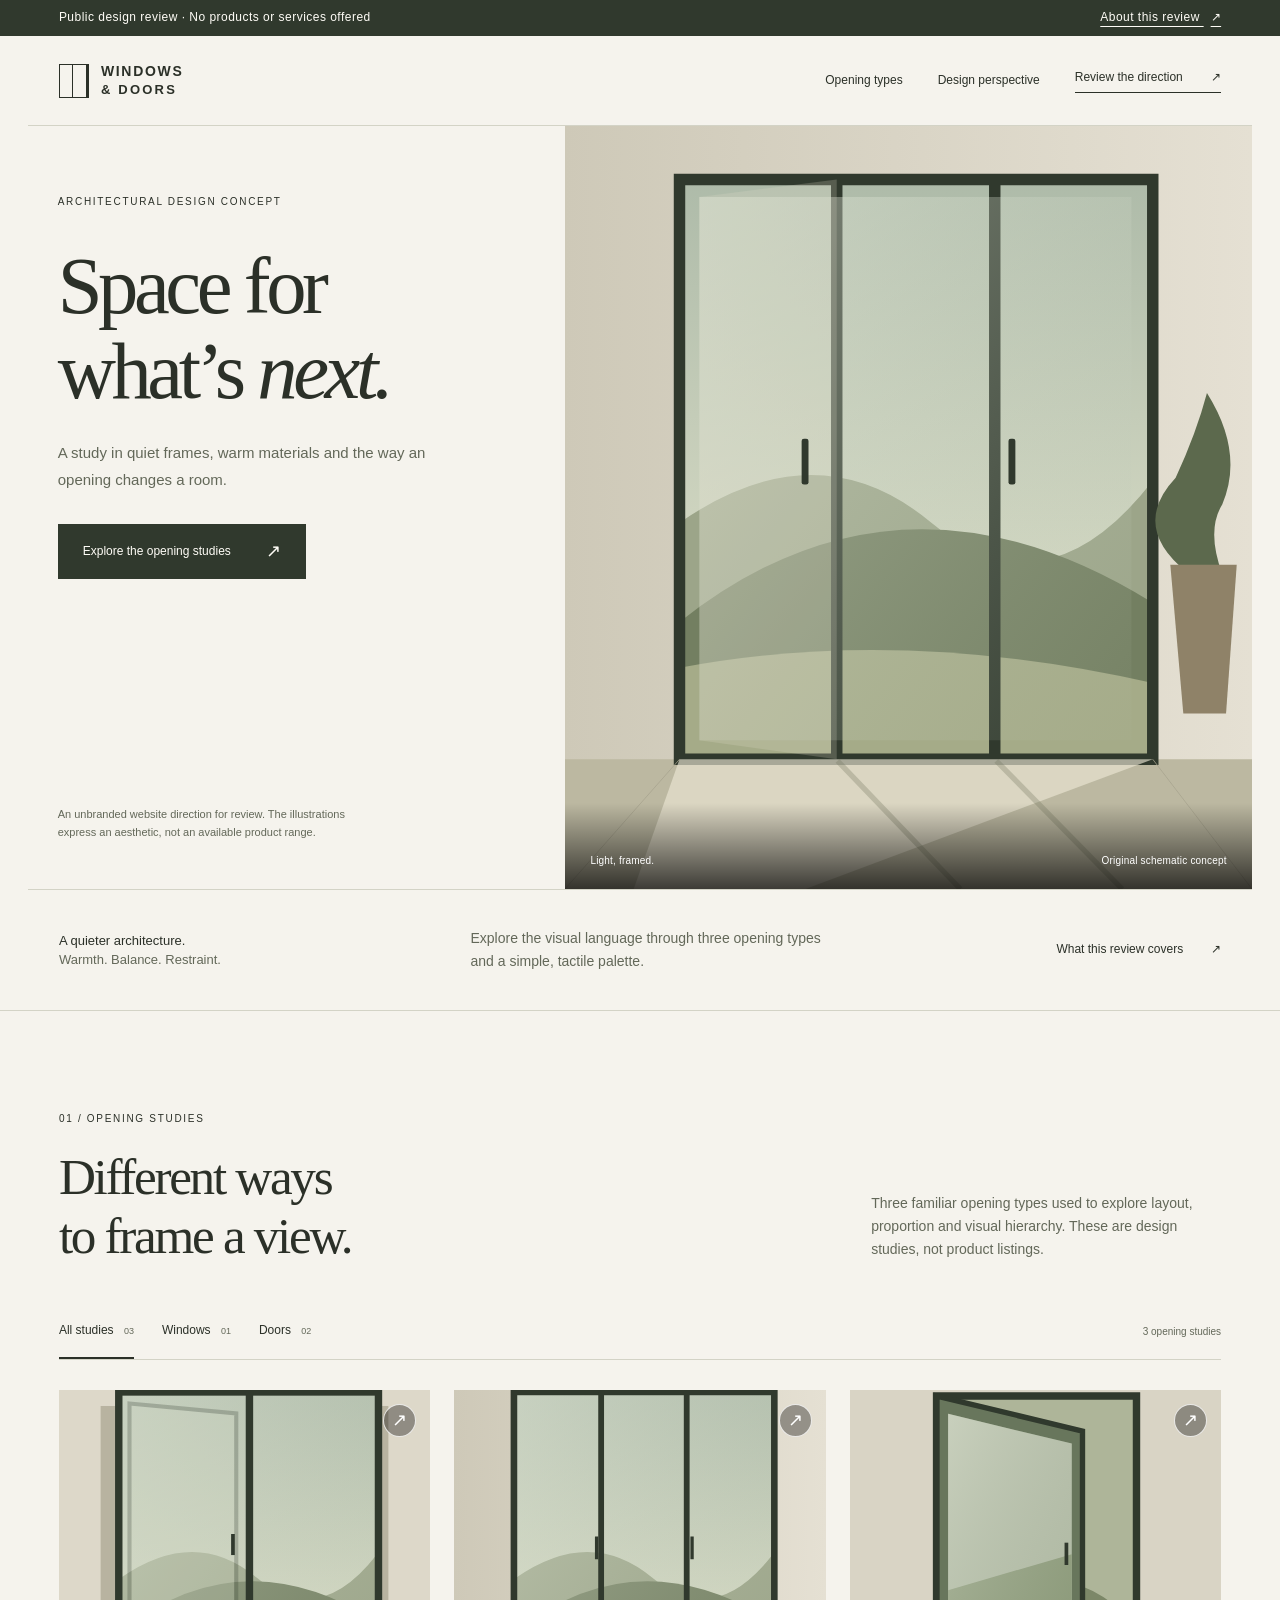
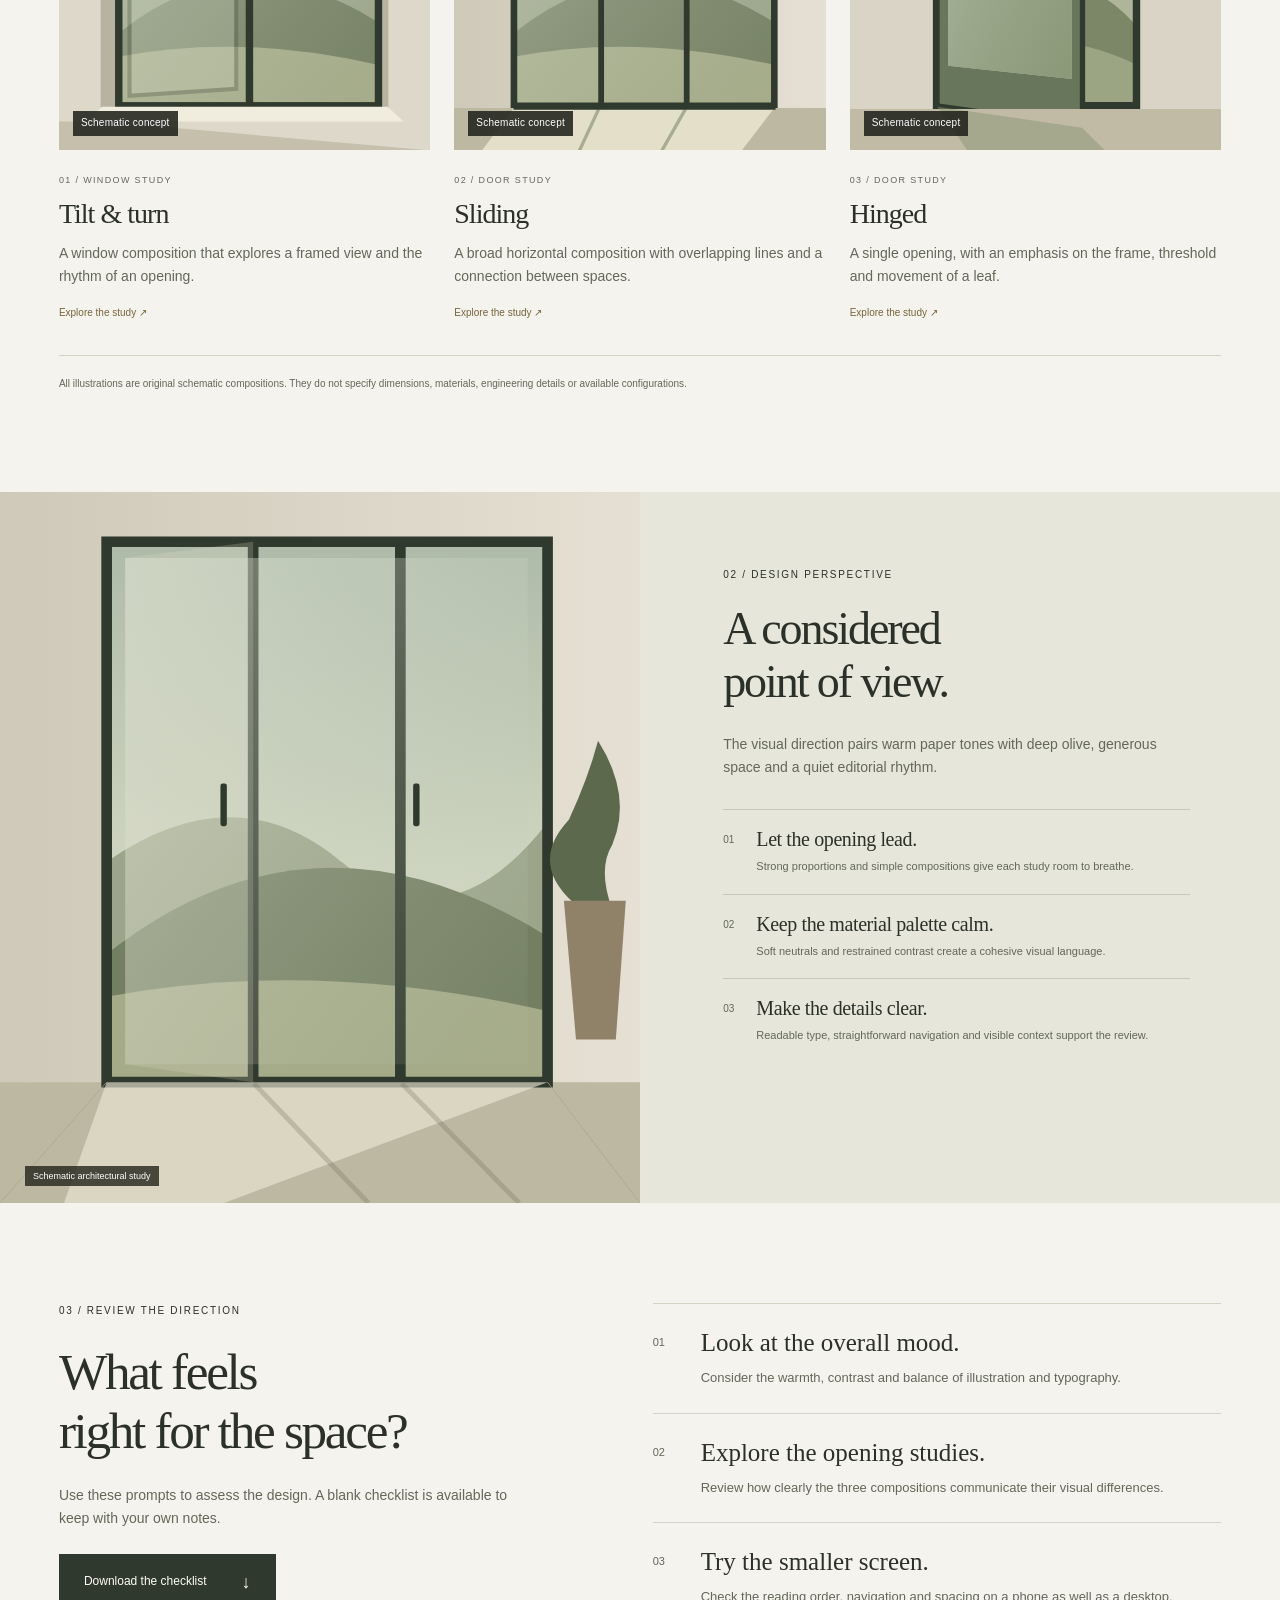
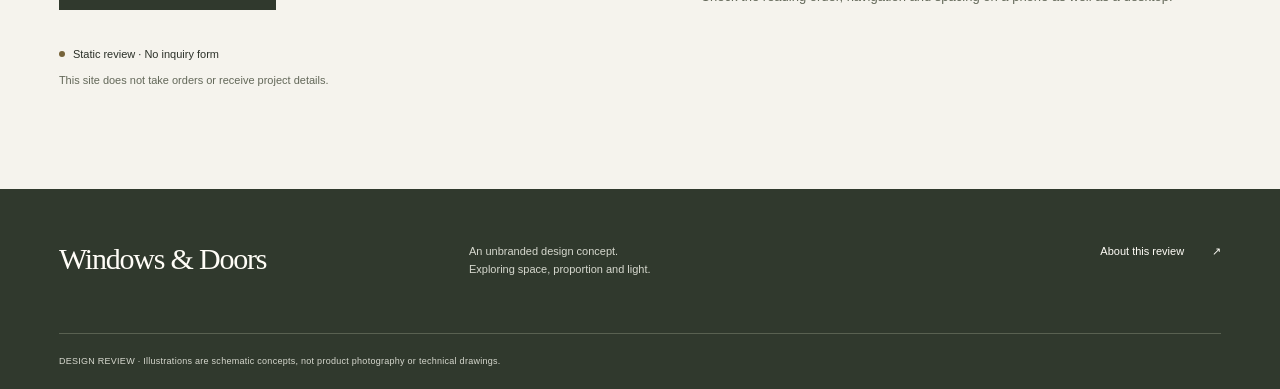
<file: index.html>
<!doctype html><html lang="en"><head><meta charset="utf-8"><meta name="viewport" content="width=device-width,initial-scale=1"><meta name="robots" content="noindex, nofollow"><meta name="color-scheme" content="light"><meta http-equiv="Content-Security-Policy" content="default-src 'self'; script-src 'self'; style-src 'self'; img-src 'self'; connect-src 'none'; object-src 'none'; base-uri 'none'; form-action 'none'"><meta name="description" content="An unbranded architectural website design review. Original schematic illustrations; no products or services offered."><title>Windows &amp; Doors — Design Review</title><link rel="icon" href="favicon.svg" type="image/svg+xml"><link rel="stylesheet" href="styles.css"><script src="app.js" defer></script></head><body><a class="skip-link" href="#main">Skip to content</a><div class="review-bar"><span>Public design review · No products or services offered</span><a href="review.html">About this review <span aria-hidden="true">↗</span></a></div><header class="site-header"><a class="wordmark" href="index.html" aria-label="Windows and Doors design review home"><span class="brand-symbol" aria-hidden="true"></span><span>WINDOWS<br><span class="wordmark-second">&amp; DOORS</span></span></a><nav aria-label="Main navigation"><a href="index.html#openings">Opening types</a><a href="index.html#perspective">Design perspective</a><a class="nav-cta" href="index.html#review-direction">Review the direction <span aria-hidden="true">↗</span></a></nav></header><main id="main" tabindex="-1"><section class="hero" aria-labelledby="hero-title"><div class="hero-copy"><p class="eyebrow">Architectural design concept</p><h1 id="hero-title">Space for<br>what’s <em>next.</em></h1><p class="hero-intro">A study in quiet frames, warm materials and the way an opening changes a room.</p><a class="button" href="#openings">Explore the opening studies <span aria-hidden="true">↗</span></a><p class="hero-footnote">An unbranded website direction for review. The illustrations express an aesthetic, not an available product range.</p></div><figure class="hero-image"><img src="assets/architecture.svg" width="900" height="1000" alt="Original architectural illustration of three tall glazed panels looking across an abstract green landscape"><figcaption><span>Light, framed.</span><span>Original schematic concept</span></figcaption></figure></section><div class="chapter-strip"><span><strong>A quieter architecture.</strong><br>Warmth. Balance. Restraint.</span><p>Explore the visual language through three opening types and a simple, tactile palette.</p><a class="text-link" href="review.html">What this review covers <span aria-hidden="true">↗</span></a></div><section class="section-wrap" id="openings" aria-labelledby="openings-title"><div class="section-heading"><div><p class="eyebrow">01 / Opening studies</p><h2 id="openings-title">Different ways<br>to frame a view.</h2></div><p>Three familiar opening types used to explore layout, proportion and visual hierarchy. These are design studies, not product listings.</p></div><div class="filter-row"><div class="filters" role="group" aria-label="Filter opening studies"><button class="filter is-active" data-filter="all" aria-pressed="true" disabled>All studies <span aria-hidden="true">03</span></button><button class="filter" data-filter="windows" aria-pressed="false" disabled>Windows <span aria-hidden="true">01</span></button><button class="filter" data-filter="doors" aria-pressed="false" disabled>Doors <span aria-hidden="true">02</span></button></div><p class="result-count" role="status">3 opening studies</p></div><div class="product-grid"><article class="product-card" data-category="windows"><a class="product-open" href="review.html#family-windows" data-study="windows"><span class="product-photo"><img src="assets/window.svg" width="900" height="1000" alt="Original schematic illustration of a window opening" loading="lazy"><span class="image-label">Schematic concept</span><span class="round-arrow" aria-hidden="true">↗</span></span><span class="card-meta">01 / Window study</span><span class="card-title">Tilt &amp; turn</span><span class="card-description">A window composition that explores a framed view and the rhythm of an opening.</span><span class="card-source">Explore the study <span aria-hidden="true">↗</span></span></a></article><article class="product-card" data-category="doors"><a class="product-open" href="review.html#family-sliding" data-study="sliding"><span class="product-photo"><img src="assets/sliding.svg" width="900" height="1000" alt="Original schematic illustration of a sliding opening" loading="lazy"><span class="image-label">Schematic concept</span><span class="round-arrow" aria-hidden="true">↗</span></span><span class="card-meta">02 / Door study</span><span class="card-title">Sliding</span><span class="card-description">A broad horizontal composition with overlapping lines and a connection between spaces.</span><span class="card-source">Explore the study <span aria-hidden="true">↗</span></span></a></article><article class="product-card" data-category="doors"><a class="product-open" href="review.html#family-hinged" data-study="hinged"><span class="product-photo"><img src="assets/hinged.svg" width="900" height="1000" alt="Original schematic illustration of a hinged opening" loading="lazy"><span class="image-label">Schematic concept</span><span class="round-arrow" aria-hidden="true">↗</span></span><span class="card-meta">03 / Door study</span><span class="card-title">Hinged</span><span class="card-description">A single opening, with an emphasis on the frame, threshold and movement of a leaf.</span><span class="card-source">Explore the study <span aria-hidden="true">↗</span></span></a></article></div><p class="collection-note">All illustrations are original schematic compositions. They do not specify dimensions, materials, engineering details or available configurations.</p></section><section class="perspective" id="perspective" aria-labelledby="perspective-title"><figure><img src="assets/architecture.svg" width="900" height="1000" alt="Tall framed openings in a warm, minimal architectural composition" loading="lazy"><figcaption>Schematic architectural study</figcaption></figure><div class="perspective-copy"><p class="eyebrow">02 / Design perspective</p><h2 id="perspective-title">A considered<br>point of view.</h2><p>The visual direction pairs warm paper tones with deep olive, generous space and a quiet editorial rhythm.</p><div class="principle"><span>01</span><div><h3>Let the opening lead.</h3><p>Strong proportions and simple compositions give each study room to breathe.</p></div></div><div class="principle"><span>02</span><div><h3>Keep the material palette calm.</h3><p>Soft neutrals and restrained contrast create a cohesive visual language.</p></div></div><div class="principle"><span>03</span><div><h3>Make the details clear.</h3><p>Readable type, straightforward navigation and visible context support the review.</p></div></div></div></section><section class="project section-wrap" id="review-direction" aria-labelledby="review-title"><div class="project-intro"><p class="eyebrow">03 / Review the direction</p><h2 id="review-title">What feels<br> right for the space?</h2><p>Use these prompts to assess the design. A blank checklist is available to keep with your own notes.</p><a class="button review-download" href="design-review-checklist.txt" download>Download the checklist <span aria-hidden="true">↓</span></a><p class="local-note"><span class="status-dot" aria-hidden="true"></span>Static review · No inquiry form</p><p class="small-copy">This site does not take orders or receive project details.</p></div><ol class="review-list"><li><div><h3>Look at the overall mood.</h3><p>Consider the warmth, contrast and balance of illustration and typography.</p></div></li><li><div><h3>Explore the opening studies.</h3><p>Review how clearly the three compositions communicate their visual differences.</p></div></li><li><div><h3>Try the smaller screen.</h3><p>Check the reading order, navigation and spacing on a phone as well as a desktop.</p></div></li></ol></section></main><dialog id="study-dialog" aria-labelledby="dialog-title" aria-describedby="dialog-description"><div class="dialog-top"><p class="eyebrow">Opening study</p><button class="close-button" aria-label="Close opening study" autofocus>×</button></div><h2 id="dialog-title"></h2><p id="dialog-description"></p><h3>Review focus</h3><p id="dialog-focus"></p><p class="dialog-caveat">Schematic design concept. This is not a product specification or an offer for sale.</p></dialog><footer><a class="footer-title" href="index.html">Windows &amp; Doors</a><p>An unbranded design concept.<br>Exploring space, proportion and light.</p><a class="text-link" href="review.html">About this review <span aria-hidden="true">↗</span></a><p class="footer-bottom">DESIGN REVIEW · Illustrations are schematic concepts, not product photography or technical drawings.</p></footer></body></html>
</file>
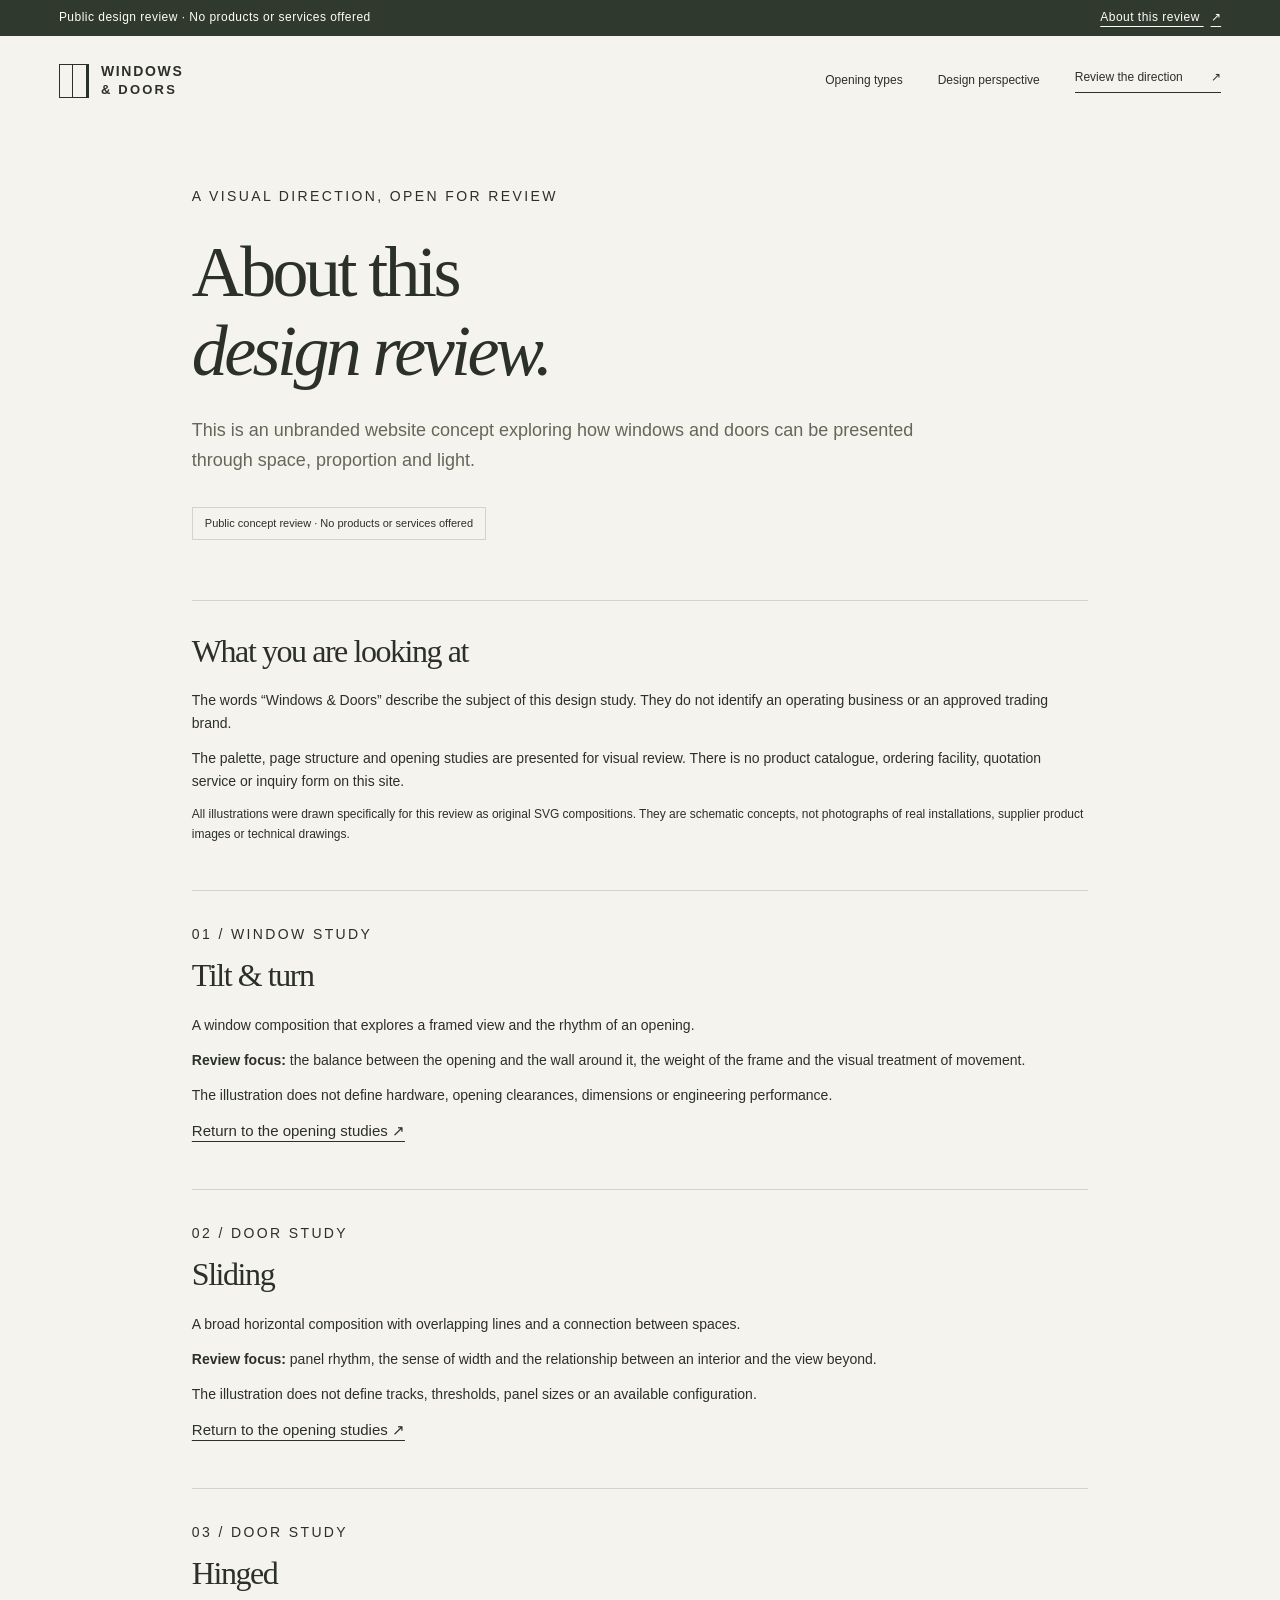
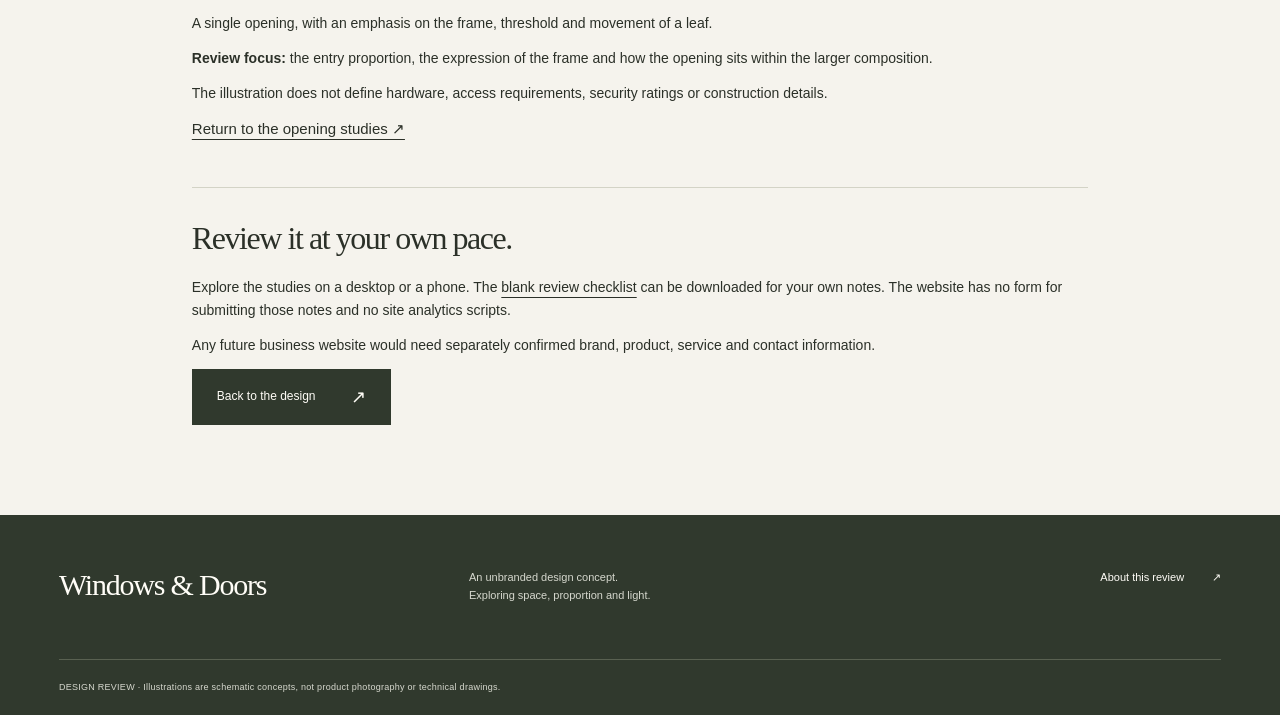
<file: review.html>
<!doctype html><html lang="en"><head><meta charset="utf-8"><meta name="viewport" content="width=device-width,initial-scale=1"><meta name="robots" content="noindex, nofollow"><meta name="color-scheme" content="light"><meta http-equiv="Content-Security-Policy" content="default-src 'self'; script-src 'self'; style-src 'self'; img-src 'self'; connect-src 'none'; object-src 'none'; base-uri 'none'; form-action 'none'"><meta name="description" content="An unbranded architectural website design review. Original schematic illustrations; no products or services offered."><title>About the Review — Windows &amp; Doors</title><link rel="icon" href="favicon.svg" type="image/svg+xml"><link rel="stylesheet" href="styles.css"></head><body><a class="skip-link" href="#main">Skip to content</a><div class="review-bar"><span>Public design review · No products or services offered</span><a href="review.html">About this review <span aria-hidden="true">↗</span></a></div><header class="site-header"><a class="wordmark" href="index.html" aria-label="Windows and Doors design review home"><span class="brand-symbol" aria-hidden="true"></span><span>WINDOWS<br><span class="wordmark-second">&amp; DOORS</span></span></a><nav aria-label="Main navigation"><a href="index.html#openings">Opening types</a><a href="index.html#perspective">Design perspective</a><a class="nav-cta" href="index.html#review-direction">Review the direction <span aria-hidden="true">↗</span></a></nav></header><main id="main" tabindex="-1" class="review-main public-review"><p class="eyebrow">A visual direction, open for review</p><h1>About this<br><em>design review.</em></h1><p class="review-lead">This is an unbranded website concept exploring how windows and doors can be presented through space, proportion and light.</p><p class="review-status">Public concept review · No products or services offered</p><section><h2>What you are looking at</h2><p>The words “Windows &amp; Doors” describe the subject of this design study. They do not identify an operating business or an approved trading brand.</p><p>The palette, page structure and opening studies are presented for visual review. There is no product catalogue, ordering facility, quotation service or inquiry form on this site.</p><p class="diagram-credit">All illustrations were drawn specifically for this review as original SVG compositions. They are schematic concepts, not photographs of real installations, supplier product images or technical drawings.</p></section><section id="family-windows"><p class="eyebrow">01 / Window study</p><h2>Tilt &amp; turn</h2><p>A window composition that explores a framed view and the rhythm of an opening.</p><p><strong>Review focus:</strong> the balance between the opening and the wall around it, the weight of the frame and the visual treatment of movement.</p><p>The illustration does not define hardware, opening clearances, dimensions or engineering performance.</p><a href="index.html#openings">Return to the opening studies ↗</a></section><section id="family-sliding"><p class="eyebrow">02 / Door study</p><h2>Sliding</h2><p>A broad horizontal composition with overlapping lines and a connection between spaces.</p><p><strong>Review focus:</strong> panel rhythm, the sense of width and the relationship between an interior and the view beyond.</p><p>The illustration does not define tracks, thresholds, panel sizes or an available configuration.</p><a href="index.html#openings">Return to the opening studies ↗</a></section><section id="family-hinged"><p class="eyebrow">03 / Door study</p><h2>Hinged</h2><p>A single opening, with an emphasis on the frame, threshold and movement of a leaf.</p><p><strong>Review focus:</strong> the entry proportion, the expression of the frame and how the opening sits within the larger composition.</p><p>The illustration does not define hardware, access requirements, security ratings or construction details.</p><a href="index.html#openings">Return to the opening studies ↗</a></section><section><h2>Review it at your own pace.</h2><p>Explore the studies on a desktop or a phone. The <a href="design-review-checklist.txt" download>blank review checklist</a> can be downloaded for your own notes. The website has no form for submitting those notes and no site analytics scripts.</p><p>Any future business website would need separately confirmed brand, product, service and contact information.</p><a class="button" href="index.html">Back to the design <span aria-hidden="true">↗</span></a></section></main><footer><a class="footer-title" href="index.html">Windows &amp; Doors</a><p>An unbranded design concept.<br>Exploring space, proportion and light.</p><a class="text-link" href="review.html">About this review <span aria-hidden="true">↗</span></a><p class="footer-bottom">DESIGN REVIEW · Illustrations are schematic concepts, not product photography or technical drawings.</p></footer></body></html>
</file>
<file: styles.css>
@import url("review.css");
:root{--paper:#f5f3ed;--ink:#2b3028;--muted:#636859;--line:#d3d3c6;--accent:#76633a;--dark:#30392d;--white:#fffdf7;--serif:Georgia,'Times New Roman',serif;--sans:Arial,Helvetica,sans-serif}
*{box-sizing:border-box}html{scroll-behavior:smooth;scroll-padding-top:24px}body{margin:0;background:var(--paper);color:var(--ink);font:15px/1.65 var(--sans);-webkit-font-smoothing:antialiased}a{color:inherit}button,input,select,textarea{font:inherit}button,a,input,textarea,select{-webkit-tap-highlight-color:transparent}button{color:inherit}button,a{touch-action:manipulation}button{cursor:pointer}a{text-underline-offset:5px}img{display:block;width:100%;height:auto}figure,p,h1,h2,h3{margin:0}button{border-radius:0}a:focus-visible,button:focus-visible,input:focus-visible,select:focus-visible,textarea:focus-visible,summary:focus-visible{outline:3px solid #ad582e;outline-offset:5px}.skip-link{position:absolute;z-index:20;left:16px;top:-80px;background:var(--white);padding:15px}.skip-link:focus{top:10px}.review-bar{padding:8px 4.6%;display:flex;justify-content:space-between;gap:14px;background:var(--dark);color:var(--white);font-size:11px;letter-spacing:.04em}.review-bar a{text-decoration:none}.review-bar a span{margin-left:7px}.site-header{padding:27px 4.6%;display:flex;align-items:center;justify-content:space-between;gap:20px}.wordmark{display:flex;align-items:center;gap:12px;font-weight:600;font-size:14px;letter-spacing:.17em;line-height:1.27;text-decoration:none}.wordmark-second{font-size:13px;letter-spacing:.24em}.brand-symbol{height:34px;width:30px;border:1px solid var(--ink);border-right-width:3px;position:relative}.brand-symbol:after{content:'';position:absolute;inset:0 0 0 48%;border-left:1px solid var(--ink)}nav{display:flex;gap:35px;align-items:center;font-size:12px}nav a{text-decoration:none}nav a:hover{text-decoration:underline}.nav-cta{border-bottom:1px solid var(--ink);padding-bottom:5px}.nav-cta span{margin-left:25px}.hero{margin:0 2.2%;display:grid;grid-template-columns:.9fr 1.15fr;min-height:650px;border-top:1px solid var(--line);border-bottom:1px solid var(--line)}.hero-copy{padding:68px 8% 48px 5.5%;display:flex;flex-direction:column;align-items:flex-start}.eyebrow{text-transform:uppercase;font-size:10px;line-height:1.6;letter-spacing:.17em;font-weight:500}.hero h1{font:normal clamp(64px,6.3vw,102px)/1.05 var(--serif);letter-spacing:-.055em;margin:34px 0 25px}em{font-weight:normal}.hero-intro{font-size:15px;color:var(--muted);line-height:1.8}.button{display:inline-flex;align-items:center;justify-content:space-between;gap:35px;background:var(--dark);color:var(--white);border:1px solid var(--dark);padding:17px 24px;text-decoration:none;font-size:12px;line-height:1.6;min-height:50px}.button:hover{background:#46503e}.button span{font-size:18px;line-height:1}.hero .button{margin:31px 0 25px}.hero-footnote{font-size:10px;color:var(--muted);max-width:240px;margin-top:auto}.hero-image{position:relative;min-width:0;overflow:hidden}.hero-image img{height:100%;object-fit:cover;object-position:48% center}.hero-image figcaption{position:absolute;bottom:0;left:0;right:0;padding:50px 25px 20px;background:linear-gradient(transparent,rgba(0,0,0,.72));display:flex;justify-content:space-between;gap:15px;color:white;font-size:10px;letter-spacing:.02em}.chapter-strip{padding:37px 4.6%;display:grid;grid-template-columns:1fr 1.1fr .8fr;gap:35px;border-bottom:1px solid var(--line);align-items:center}.chapter-strip>span{font-size:13px;line-height:1.5;color:var(--muted)}.chapter-strip strong{font-weight:normal;color:var(--ink)}.chapter-strip p{font-size:12px;color:var(--muted);max-width:360px}.text-link{display:inline-flex;gap:28px;align-items:center;text-decoration:none;font-size:12px}.text-link:hover{text-decoration:underline}.chapter-strip .text-link{justify-self:end}.section-wrap{padding:100px 4.6%}.section-heading{display:flex;justify-content:space-between;align-items:end;gap:60px;margin-bottom:40px}h2{font:normal clamp(36px,4vw,58px)/1.14 var(--serif);letter-spacing:-.045em}.section-heading h2{margin-top:21px}.section-heading>p{max-width:350px;font-size:13px;color:var(--muted);margin-bottom:4px}.filter-row{display:flex;justify-content:space-between;gap:20px;align-items:center;border-bottom:1px solid var(--line);margin-bottom:30px}.filters{display:flex;gap:28px}.filter{background:transparent;border:0;border-bottom:2px solid transparent;font-size:12px;padding:16px 0;min-height:48px}.filter span{margin-left:7px;font-size:9px;color:var(--muted)}.filter.is-active{border-bottom-color:var(--ink)}.result-count{font-size:10px;color:var(--muted)}.product-grid{display:grid;grid-template-columns:repeat(3,minmax(0,1fr));gap:24px}.product-card[hidden]{display:none}.product-open{text-decoration:none;text-align:left;background:none;border:0;padding:0;width:100%;display:block}.product-open span{display:block}.product-photo{position:relative;overflow:hidden}.product-photo img{height:360px;object-fit:cover;transition:transform .45s}.product-open:hover img{transform:scale(1.025)}.image-label{position:absolute;bottom:14px;left:14px;padding:4px 8px;background:rgba(34,36,29,.88);color:#fff;font-size:9px;letter-spacing:.025em}.round-arrow{position:absolute;right:14px;top:14px;border:1px solid rgba(255,255,255,.8);border-radius:50%;height:33px;width:33px;text-align:center;line-height:30px;color:#fff;background:rgba(0,0,0,.35);font-size:18px}.card-meta{font-size:9px;text-transform:uppercase;letter-spacing:.15em;margin:23px 0 9px;color:var(--muted)}.card-title{font:28px/1.2 var(--serif);letter-spacing:-.035em}.card-description{font-size:12px;margin-top:12px;color:var(--muted)}.card-source{font-size:10px;color:var(--accent);margin-top:17px}.collection-note{border-top:1px solid var(--line);padding-top:20px;margin-top:33px;font-size:10px;color:var(--muted)}.perspective{display:grid;grid-template-columns:1fr 1fr;background:#e6e6db}.perspective figure{position:relative}.perspective img{height:100%;object-fit:cover}.perspective figcaption{position:absolute;bottom:17px;left:25px;color:#fff;background:rgba(35,35,27,.8);padding:3px 8px;font-size:9px}.perspective-copy{padding:75px 14% 65px 13%}.perspective-copy h2{margin:20px 0 25px;font-size:46px}.perspective-copy>p:not(.eyebrow){font-size:12px;color:var(--muted);margin-bottom:30px}.principle{display:flex;align-items:start;gap:22px;border-top:1px solid #c5c8b9;padding:18px 0}.principle>span{font-size:10px;color:var(--muted);padding-top:4px}.principle h3{font:20px var(--serif);letter-spacing:-.02em}.principle p{font-size:11px;margin-top:6px;color:var(--muted)}.project{display:grid;grid-template-columns:1fr 1.22fr;gap:11%}.project-intro h2{margin:24px 0}.project-intro>p:not(.eyebrow){font-size:13px;color:var(--muted)}.project-intro .local-note{margin-top:35px;color:var(--ink)!important;font-size:11px!important;display:flex;gap:8px;align-items:center}.status-dot{width:6px;height:6px;background:var(--accent);border-radius:50%}.project-intro .small-copy{font-size:11px!important;max-width:270px;margin-top:8px}.project-intro .text-link{margin-top:25px;font-size:11px}.field-grid{display:grid;grid-template-columns:1fr 1fr;gap:25px 20px}.field{margin-bottom:22px}label{font-size:11px;display:block;margin-bottom:9px}label span{color:var(--muted);font-size:10px}input,select,textarea{width:100%;color:var(--ink);background:transparent;border:1px solid #b9beb0;padding:13px 12px;font-size:12px;border-radius:0;min-height:46px}textarea{resize:vertical}input::placeholder,textarea::placeholder{color:#73786a;opacity:1}.field small{display:block;font-size:9px;color:var(--muted);margin-top:7px}.project-actions{display:flex;flex-wrap:wrap;gap:16px;align-items:center}.project-actions p{font-size:10px;color:var(--muted);max-width:230px}footer{background:var(--dark);color:var(--white);padding:53px 4.6% 20px;display:grid;grid-template-columns:1fr 1.1fr .8fr;gap:30px;align-items:start}.footer-title{font:30px var(--serif);letter-spacing:-.04em;text-decoration:none}footer p{font-size:11px;color:#d6d8ce}footer .text-link{justify-self:end;font-size:11px}.footer-bottom{grid-column:1/-1;border-top:1px solid #596151;padding-top:20px;margin-top:25px;font-size:9px;letter-spacing:.03em;color:#d6d8ce}dialog{max-width:600px;width:calc(100% - 36px);max-height:90vh;padding:28px 36px 36px;background:var(--paper);color:var(--ink);border:1px solid var(--line)}dialog::backdrop{background:rgba(20,25,20,.7)}body.dialog-open{overflow:hidden}.dialog-top{display:flex;justify-content:space-between;align-items:center;gap:15px}.close-button{width:44px;height:44px;border:1px solid var(--line);background:none;font-size:28px;line-height:1}.dialog-top+h2{font-size:40px;margin:25px 0 15px}dialog p{font-size:13px;color:var(--muted)}dialog h3{font-size:11px;text-transform:uppercase;letter-spacing:.09em;margin:26px 0 8px}.dialog-caveat{padding-top:20px;border-top:1px solid var(--line);margin:25px 0;font-size:11px}
@media(min-width:1700px){body{max-width:1800px;margin:auto}.hero{min-height:750px}.product-photo img{height:420px}}
@media(max-width:1000px){.hero{min-height:610px}.hero-copy{padding-top:45px}.hero h1{font-size:70px}.section-wrap{padding-top:75px;padding-bottom:75px}.product-photo img{height:280px}.section-heading{gap:30px}.section-heading>p{max-width:270px}.perspective-copy{padding:50px 9%}.perspective-copy h2{font-size:39px}.project{gap:6%}.project-actions{display:block}.project-actions p{margin-top:12px}.card-title{font-size:25px}}
@media(max-width:700px){.review-bar{padding:9px 6%;font-size:9px}.bar-detail{display:none}.site-header{padding:23px 6%;gap:20px}.wordmark{font-size:12px;gap:10px}.wordmark-second{font-size:11px}.brand-symbol{height:31px;width:27px}nav{gap:16px;font-size:10px}nav>a:not(.nav-cta){display:none}.nav-cta span{margin-left:12px}.hero{margin:0;grid-template-columns:1fr;border-bottom:0;min-height:0}.hero-copy{padding:38px 6% 31px}.hero h1{font-size:clamp(57px,14vw,85px);margin:23px 0 19px}.hero-intro{font-size:13px}.hero .button{margin:24px 0 20px}.hero-footnote{max-width:280px;font-size:9px}.hero-image{height:440px}.hero-image img{object-position:center}.hero-image figcaption{font-size:9px;padding:45px 6% 16px}.chapter-strip{padding:27px 6%;grid-template-columns:.7fr 1fr;gap:25px}.chapter-strip>span{font-size:11px}.chapter-strip p{font-size:10px}.chapter-strip .text-link{display:none}.section-wrap{padding:63px 6%}.section-heading{display:block;margin-bottom:25px}h2{font-size:38px}.section-heading>p{max-width:100%;font-size:12px;margin-top:23px}.section-heading h2{margin-top:18px}.filters{gap:23px}.filter{font-size:11px;padding:15px 0}.filter span{margin-left:4px}.result-count{position:absolute;width:1px;height:1px;overflow:hidden;clip-path:inset(50%)}.filter-row{margin-bottom:26px}.product-grid{grid-template-columns:1fr;gap:38px}.product-photo img{height:auto;aspect-ratio:1.1;object-position:center}.card-meta{margin-top:20px}.card-title{font-size:29px}.collection-note{font-size:10px;line-height:1.65}.perspective{grid-template-columns:1fr}.perspective figure{height:385px}.perspective-copy{padding:45px 6% 35px}.perspective-copy h2{font-size:38px}.project{grid-template-columns:1fr;gap:38px}.project-intro h2 br{display:none}.project-intro .local-note{margin-top:20px}.project-intro .small-copy{max-width:100%}.field-grid{gap:12px 17px}.field{margin-bottom:20px}.project-actions .button{width:100%}.project-actions p{max-width:100%;margin-top:13px}footer{padding:42px 6% 20px;grid-template-columns:1fr;gap:20px}footer .text-link{justify-self:start}.footer-bottom{margin-top:8px}dialog{padding:20px 25px 28px}.dialog-top+h2{font-size:34px}.dialog-caveat{font-size:11px}.eyebrow{font-size:9px}}
@media(max-width:360px){.filters{gap:16px}.field-grid{grid-template-columns:1fr}.hero-image{height:340px}.hero h1{font-size:57px}.chapter-strip{gap:15px}nav{font-size:9px}.button{gap:20px;padding:16px 19px}}
@media(prefers-reduced-motion:reduce){html{scroll-behavior:auto}*,*::before,*::after{transition:none!important;animation:none!important}}

button:disabled{cursor:not-allowed;opacity:.6}.note-fallback{font-size:12px;margin-top:18px;color:var(--muted)}

/* Public concept review: static, unbranded, no inquiry fields. */
.review-bar{font-size:12px}.hero-intro{max-width:370px}.hero-footnote{font-size:11px;max-width:310px}.chapter-strip p,.section-heading>p,.card-description,.perspective-copy>p:not(.eyebrow),.project-intro>p:not(.eyebrow){font-size:14px}.image-label{font-size:10px}.hero-image img{object-position:center}.perspective figure{min-height:440px}.review-list{margin:0;padding:0;list-style:none;counter-reset:review}.review-list li{border-top:1px solid var(--line);padding:24px 0;display:grid;grid-template-columns:38px 1fr;gap:10px;counter-increment:review}.review-list li::before{content:'0' counter(review);font-size:11px;color:var(--muted);padding-top:5px}.review-list h3{font:25px/1.2 var(--serif);margin-bottom:9px}.review-list p{font-size:13px;color:var(--muted)}.review-download{margin-top:24px}.review-bar a{text-decoration:underline}.filter:disabled{display:none}.diagram-credit{font-size:12px!important}.dialog-caveat{margin-bottom:0}.public-review .review-status{margin-bottom:15px}.public-review section:target{scroll-margin-top:30px}.error-main{min-height:60vh}.review-main a{overflow-wrap:anywhere}.wordmark{letter-spacing:.12em}.wordmark-second{letter-spacing:.17em}
@media(max-width:700px){.review-bar{font-size:10px;align-items:center}.review-bar>span{max-width:220px}.hero-footnote{font-size:10px}.chapter-strip{grid-template-columns:1fr}.chapter-strip p{font-size:12px}.chapter-strip .text-link{display:inline-flex;justify-self:start}.hero-image{height:430px}.perspective figure{min-height:0}.site-header nav{font-size:11px}.site-header nav .nav-cta span{margin-left:8px}.section-heading>p,.card-description{font-size:13px}.review-list li{padding:21px 0}.wordmark{font-size:11px}.wordmark-second{font-size:10px}}

.card-source>span{display:inline}
</file>
